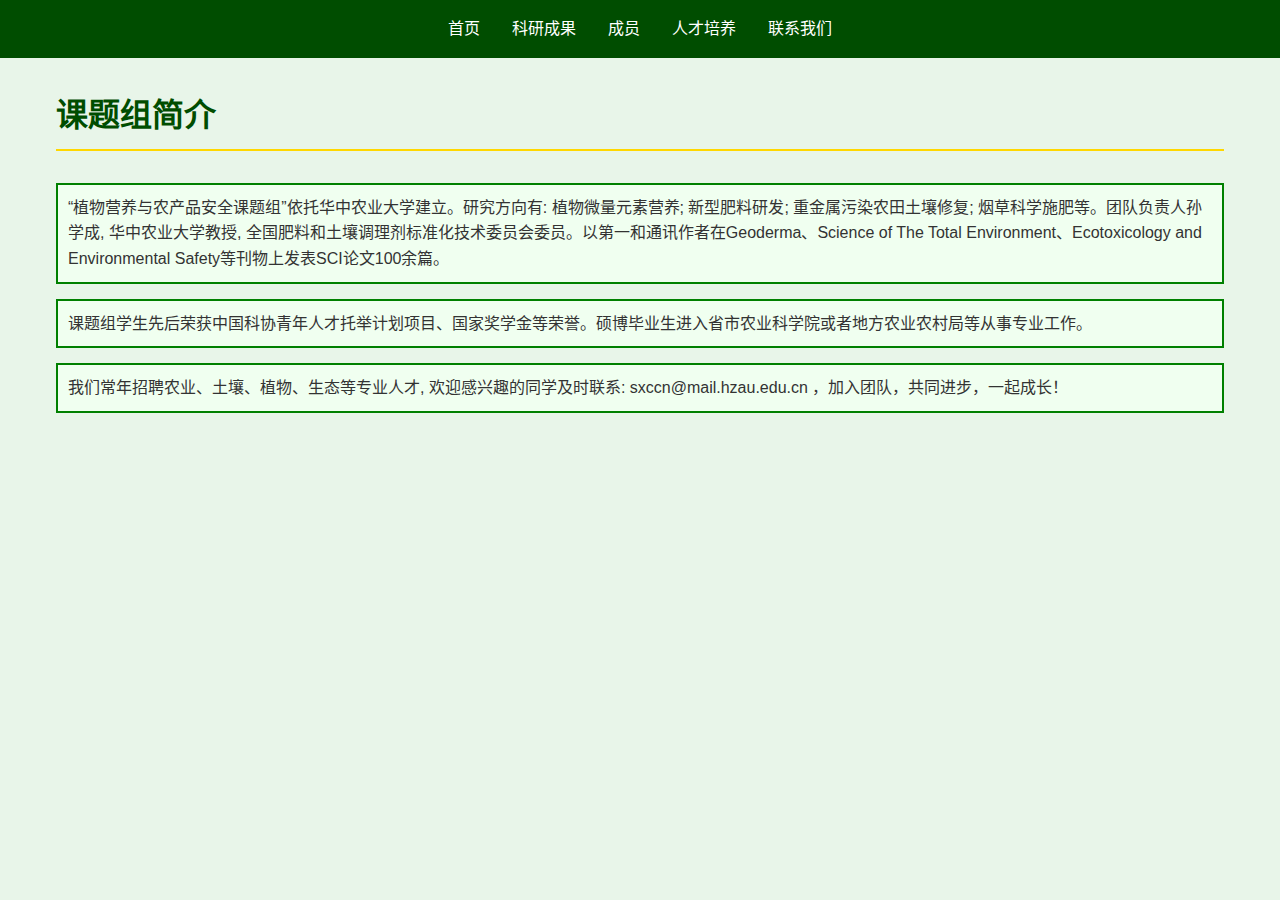
<file: index.html>
<!DOCTYPE html>
<html lang="zh-CN">
<head>
  <meta charset="UTF-8">
  <meta name="viewport" content="width=device-width, initial-scale=1.0">
  <title>植物营养与农产品安全课题组 - 华中农业大学</title>
  <link rel="stylesheet" href="styles.css">
</head>
<body>
  <nav class="navbar">
    <ul class="nav-list">
      <li><a href="index.html" class="nav-link">首页</a></li>
      <li><a href="research.html" class="nav-link">科研成果</a></li>
      <li><a href="members.html" class="nav-link">成员</a></li>
      <li><a href="talent.html" class="nav-link">人才培养</a></li>
      <li><a href="contact.html" class="nav-link">联系我们</a></li>
    </ul>
  </nav>

  <div class="container">
    <h1 class="section-header">课题组简介</h1>
    <div class="content">
      <p style="border: 2px solid #008000; padding: 10px; background-color: #f0fff0; margin-bottom: 15px;">
        “植物营养与农产品安全课题组”依托华中农业大学建立。研究方向有: 植物微量元素营养; 新型肥料研发; 重金属污染农田土壤修复; 烟草科学施肥等。团队负责人孙学成, 华中农业大学教授, 全国肥料和土壤调理剂标准化技术委员会委员。以第一和通讯作者在Geoderma、Science of The Total Environment、Ecotoxicology and Environmental Safety等刊物上发表SCI论文100余篇。
      </p>

      <p style="border: 2px solid #008000; padding: 10px; background-color: #f0fff0; margin-bottom: 15px;">
        课题组学生先后荣获中国科协青年人才托举计划项目、国家奖学金等荣誉。硕博毕业生进入省市农业科学院或者地方农业农村局等从事专业工作。
      </p>

      <p style="border: 2px solid #008000; padding: 10px; background-color: #f0fff0; margin-bottom: 15px;">
        我们常年招聘农业、土壤、植物、生态等专业人才, 欢迎感兴趣的同学及时联系: sxccn@mail.hzau.edu.cn ，加入团队，共同进步，一起成长！
      </p>
    </div>
</div>
</div>
</div>
</body>
</html>
</file>
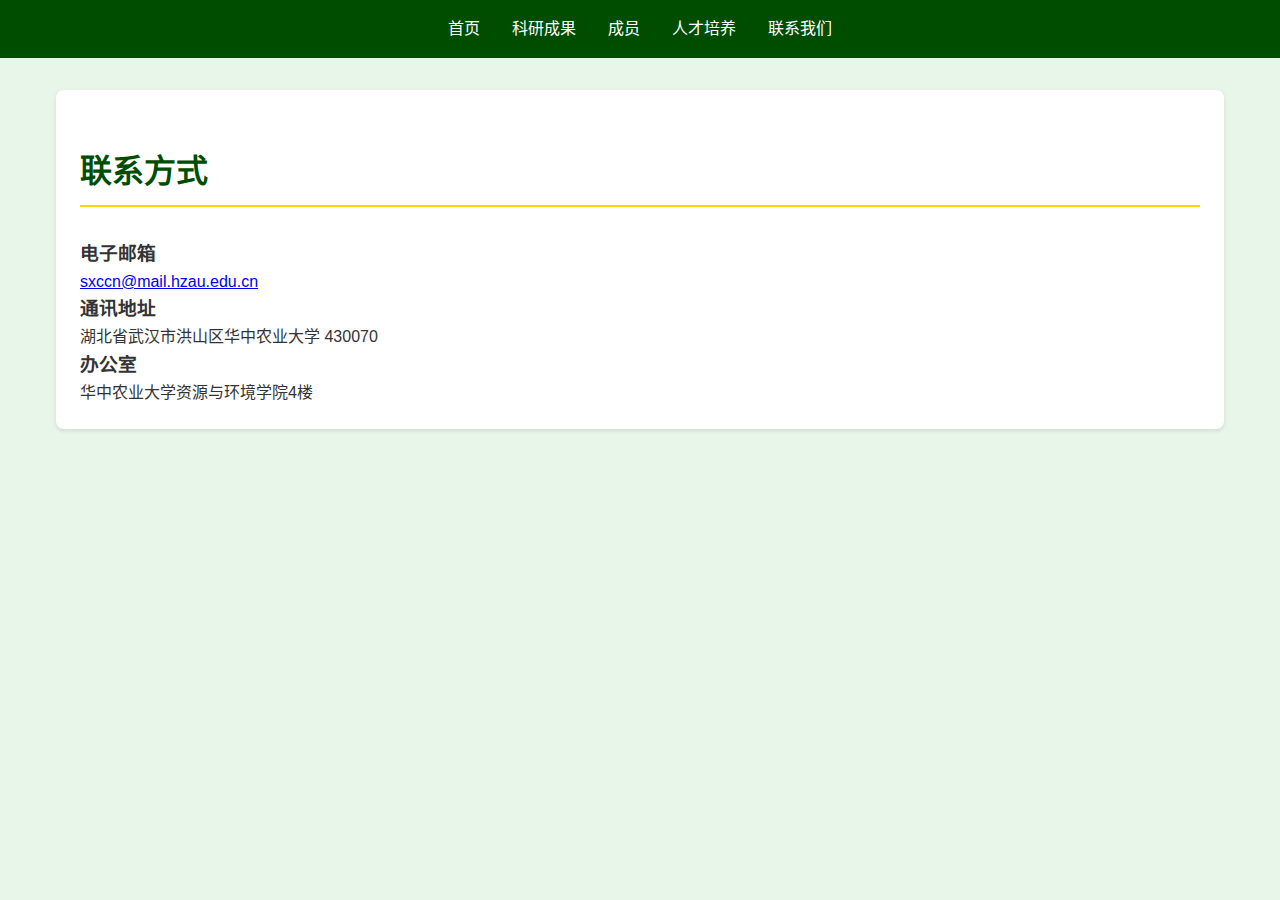
<file: contact.html>
<!DOCTYPE html>
<html lang="zh-CN">
<head>
  <meta charset="UTF-8">
  <title>联系我们 - 植物营养与农产品安全课题组</title>
  <link rel="stylesheet" href="styles.css">
</head>
<body>
  <nav class="navbar">
    <ul class="nav-list">
      <li><a href="index.html" class="nav-link">首页</a></li>
      <li><a href="research.html" class="nav-link">科研成果</a></li>
      <li><a href="members.html" class="nav-link">成员</a></li>
      <li><a href="talent.html" class="nav-link">人才培养</a></li>
      <li><a href="contact.html" class="nav-link">联系我们</a></li>
    </ul>
  </nav>

  <div class="container">
    <div class="member-card">
      <h1 class="section-header">联系方式</h1>
      <h3>电子邮箱</h3>
      <p><a href="mailto:sxccn@mail.hzau.edu.cn">sxccn@mail.hzau.edu.cn</a></p>
      
      <h3>通讯地址</h3>
      <p>湖北省武汉市洪山区华中农业大学 430070</p>
      
      <h3>办公室</h3>
      <p>华中农业大学资源与环境学院4楼</p>
      </div>
    </div>
  </div>
</body>
</html>
</file>
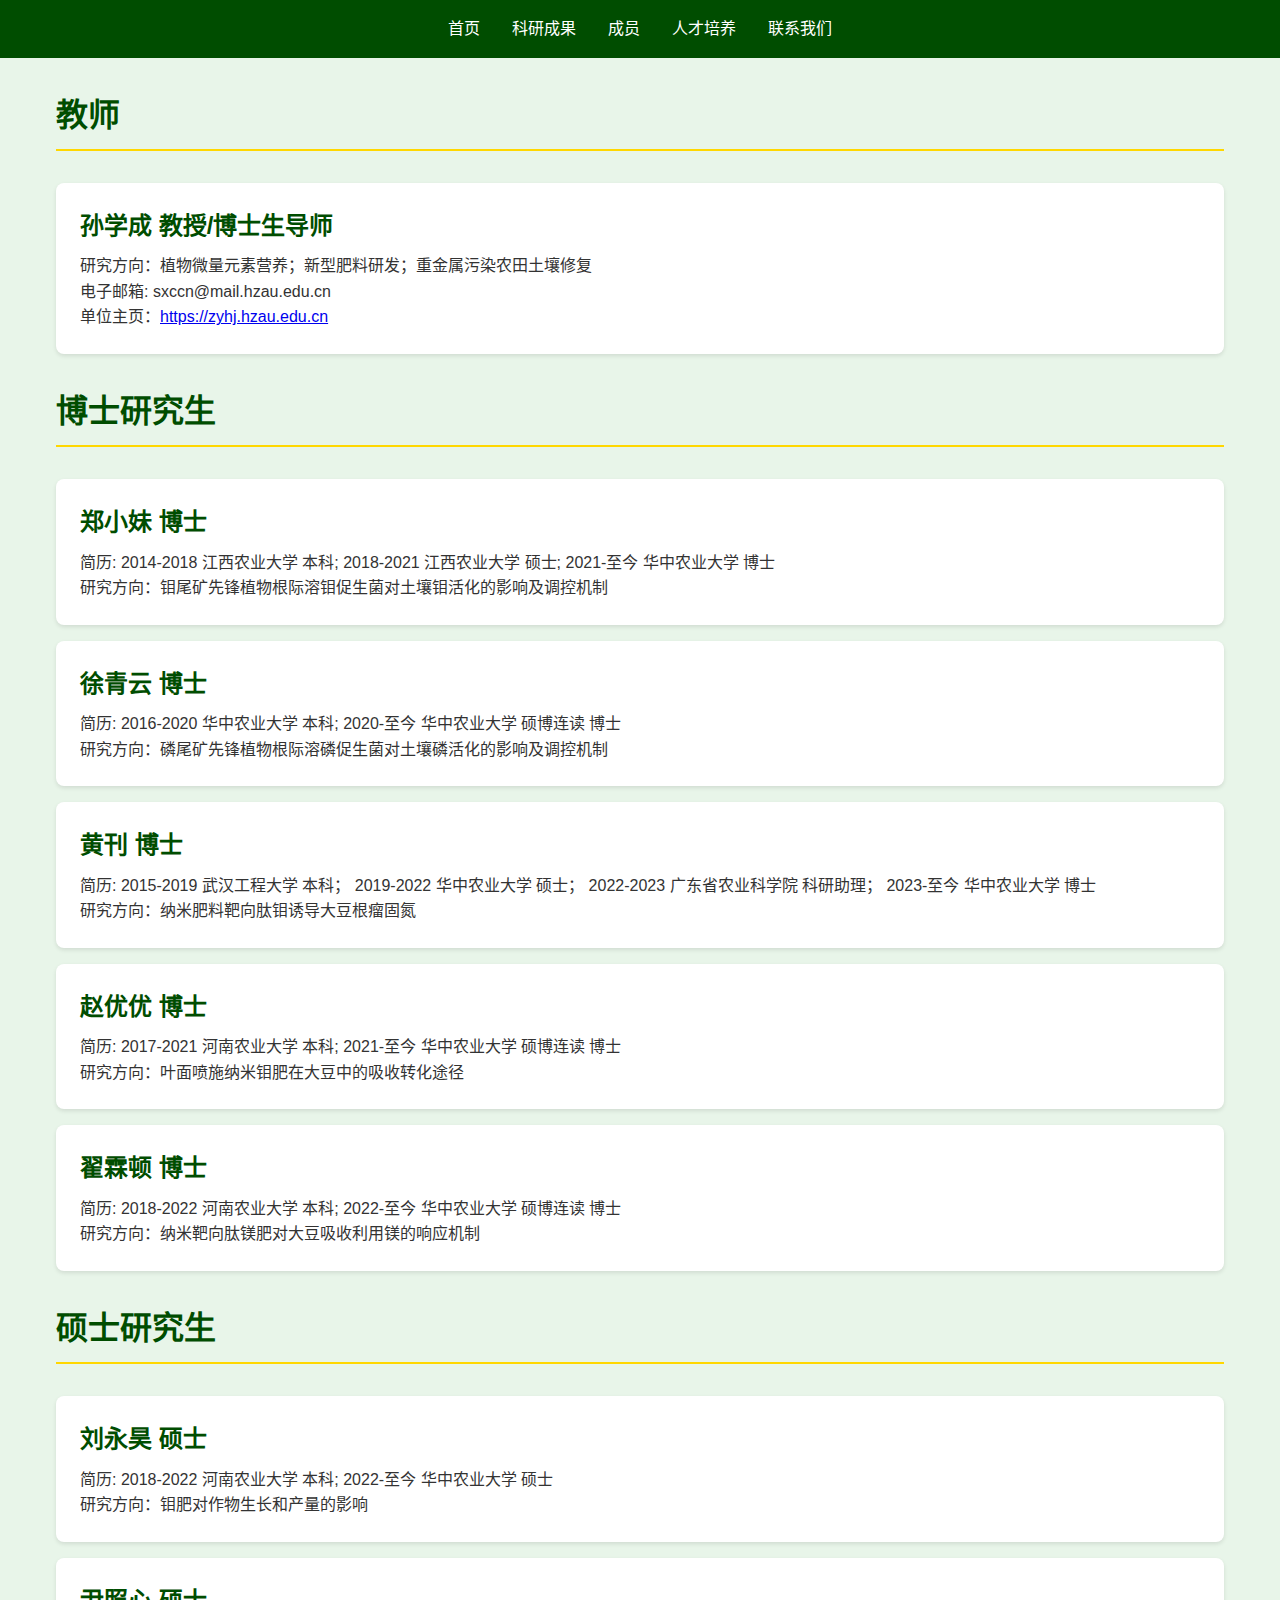
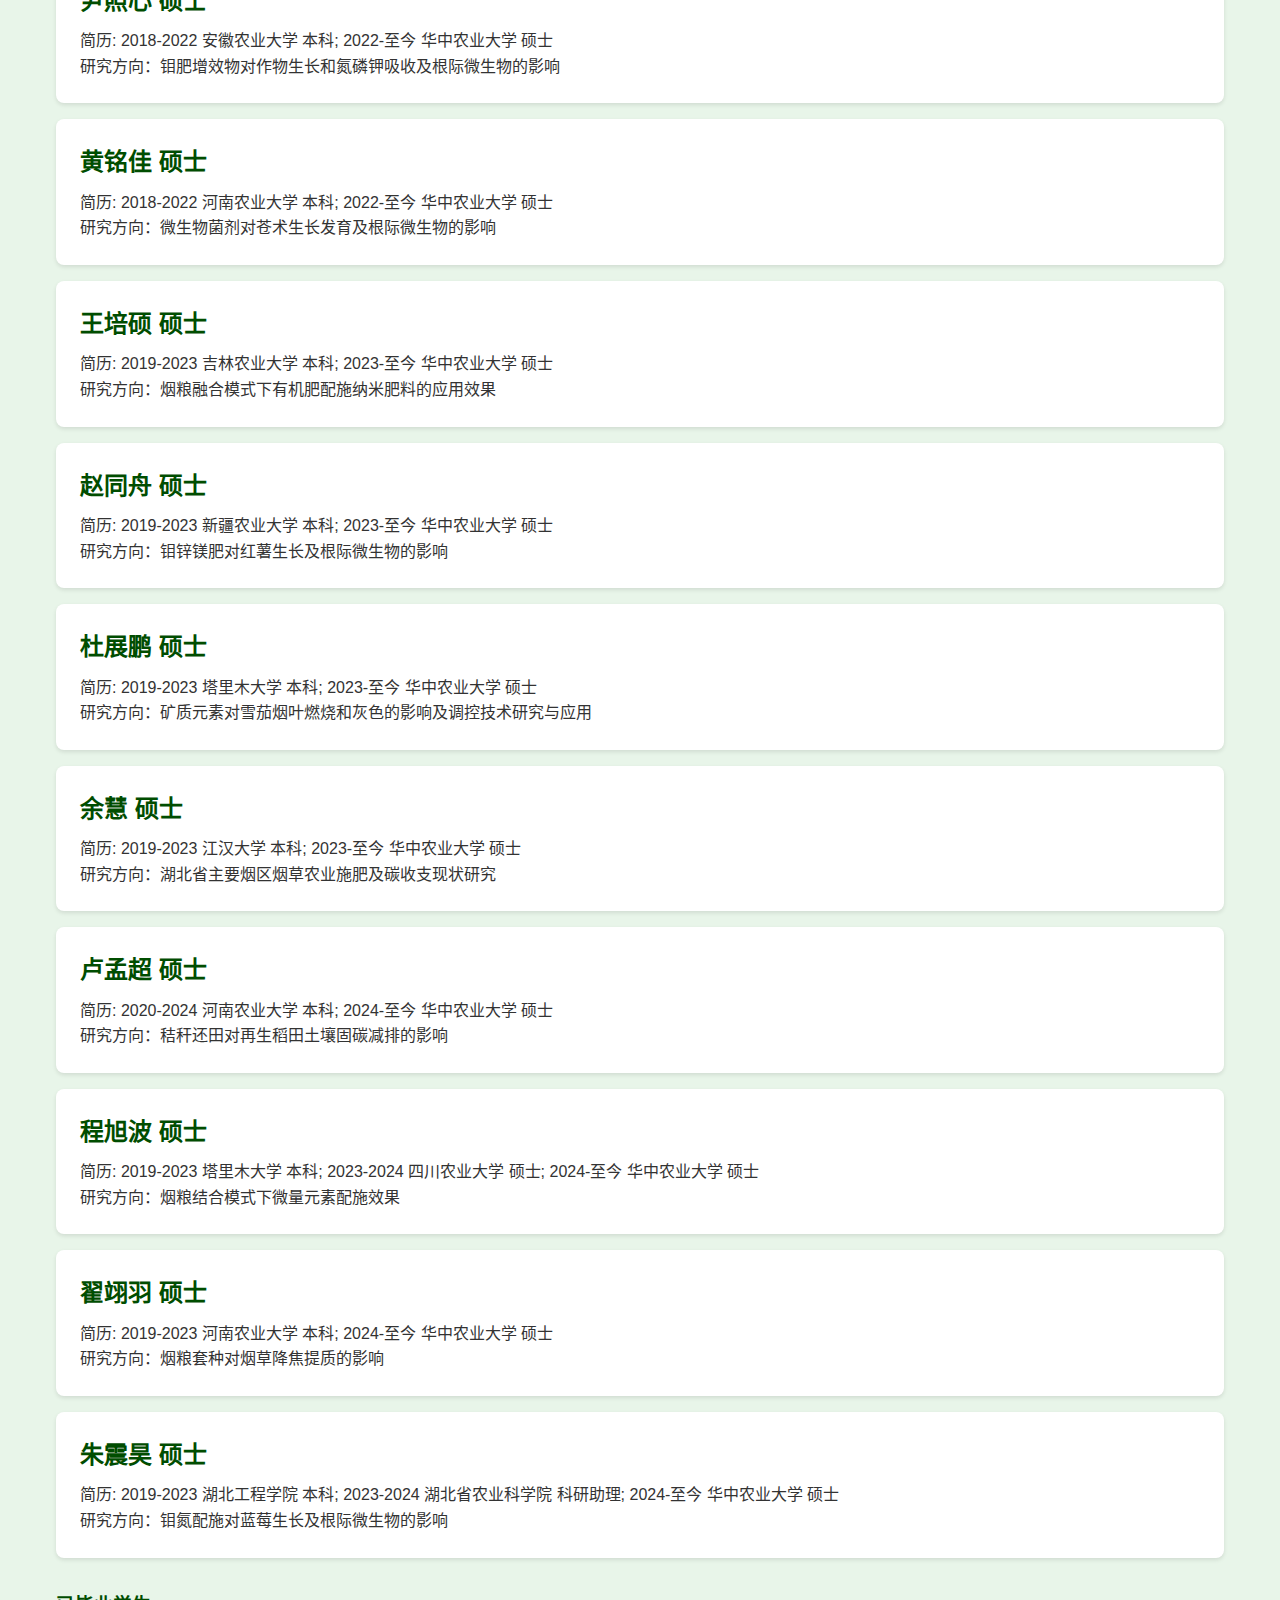
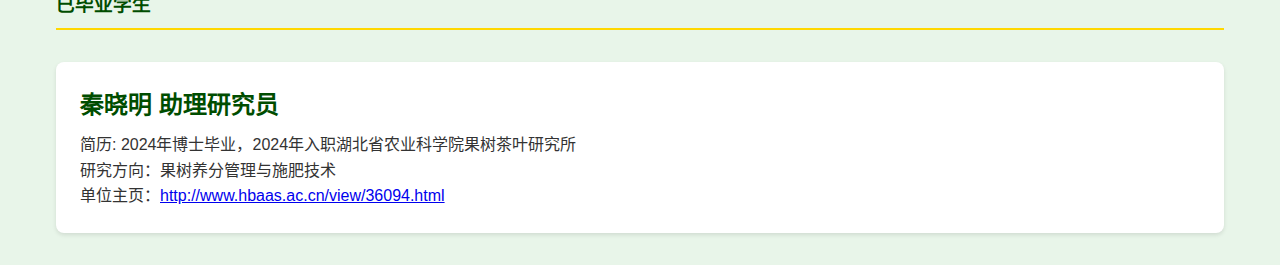
<file: members.html>
<!DOCTYPE html>
<html lang="zh-CN">
<head>
  <meta charset="UTF-8">
  <title>成员 - 植物营养与农产品安全课题组</title>
  <link rel="stylesheet" href="styles.css">
</head>
<body>
  <nav class="navbar">
    <ul class="nav-list">
      <li><a href="index.html" class="nav-link">首页</a></li>
      <li><a href="research.html" class="nav-link">科研成果</a></li>
      <li><a href="members.html" class="nav-link">成员</a></li>
      <li><a href="talent.html" class="nav-link">人才培养</a></li>
      <li><a href="contact.html" class="nav-link">联系我们</a></li>
    </ul>
  </nav>

  <div class="container">
    <h1 class="section-header">教师</h1>
    <div class="member-card">
      <h2 class="member-title">孙学成 教授/博士生导师</h2>
      <p>研究方向：植物微量元素营养；新型肥料研发；重金属污染农田土壤修复</p>
      <p>电子邮箱: sxccn@mail.hzau.edu.cn</p>
      <p>单位主页：<a href="https://zyhj.hzau.edu.cn/info/1183/7566.htm" target="_blank">https://zyhj.hzau.edu.cn</a></p>
    </div>

    <h1 class="section-header">博士研究生</h1>
    <div class="member-card">
      <h2 class="member-title">郑小妹 博士</h2>
      <p>简历: 2014-2018 江西农业大学 本科; 2018-2021 江西农业大学 硕士; 2021-至今 华中农业大学 博士</p>
      <p>研究方向：钼尾矿先锋植物根际溶钼促生菌对土壤钼活化的影响及调控机制</p>
    </div>
    <div class="member-card">
      <h2 class="member-title">徐青云 博士</h2>
      <p>简历: 2016-2020 华中农业大学 本科; 2020-至今 华中农业大学 硕博连读 博士</p>
      <p>研究方向：磷尾矿先锋植物根际溶磷促生菌对土壤磷活化的影响及调控机制</p>
    </div>
    <div class="member-card">
      <h2 class="member-title">黄刊 博士</h2>
      <p>简历: 2015-2019 武汉工程大学 本科； 2019-2022 华中农业大学 硕士； 2022-2023 广东省农业科学院 科研助理； 2023-至今 华中农业大学 博士</p>
      <p>研究方向：纳米肥料靶向肽钼诱导大豆根瘤固氮</p>
    </div>
    <div class="member-card">
      <h2 class="member-title">赵优优 博士</h2>
      <p>简历: 2017-2021 河南农业大学 本科; 2021-至今 华中农业大学 硕博连读 博士</p>
      <p>研究方向：叶面喷施纳米钼肥在大豆中的吸收转化途径</p>
    </div>
    <div class="member-card">
      <h2 class="member-title">翟霖顿 博士</h2>
      <p>简历: 2018-2022 河南农业大学 本科; 2022-至今 华中农业大学 硕博连读 博士</p>
      <p>研究方向：纳米靶向肽镁肥对大豆吸收利用镁的响应机制</p>
    </div>
   
    <h1 class="section-header">硕士研究生</h1>
    <div class="member-card">
      <h2 class="member-title">刘永昊 硕士</h2>
      <p>简历: 2018-2022 河南农业大学 本科; 2022-至今 华中农业大学 硕士</p>
      <p>研究方向：钼肥对作物生长和产量的影响</p>
    </div>
    <div class="member-card">
      <h2 class="member-title">尹照心 硕士</h2>
      <p>简历: 2018-2022 安徽农业大学 本科; 2022-至今 华中农业大学 硕士</p>
      <p>研究方向：钼肥增效物对作物生长和氮磷钾吸收及根际微生物的影响</p>
    </div>
    <div class="member-card">
      <h2 class="member-title">黄铭佳 硕士</h2>
      <p>简历: 2018-2022 河南农业大学 本科; 2022-至今 华中农业大学 硕士</p>
      <p>研究方向：微生物菌剂对苍术生长发育及根际微生物的影响</p>
    </div>
    <div class="member-card">
      <h2 class="member-title">王培硕 硕士</h2>
      <p>简历: 2019-2023 吉林农业大学 本科; 2023-至今 华中农业大学 硕士</p>
      <p>研究方向：烟粮融合模式下有机肥配施纳米肥料的应用效果</p>
    </div>
    <div class="member-card">
      <h2 class="member-title">赵同舟 硕士</h2>
      <p>简历: 2019-2023 新疆农业大学 本科; 2023-至今 华中农业大学 硕士</p>
      <p>研究方向：钼锌镁肥对红薯生长及根际微生物的影响</p>
    </div>
    <div class="member-card">
      <h2 class="member-title">杜展鹏 硕士</h2>
      <p>简历: 2019-2023 塔里木大学 本科; 2023-至今 华中农业大学 硕士</p>
      <p>研究方向：矿质元素对雪茄烟叶燃烧和灰色的影响及调控技术研究与应用</p>
    </div>
    <div class="member-card">
      <h2 class="member-title">余慧 硕士</h2>
      <p>简历: 2019-2023 江汉大学 本科; 2023-至今 华中农业大学 硕士</p>
      <p>研究方向：湖北省主要烟区烟草农业施肥及碳收支现状研究</p>
    </div>
    <div class="member-card">
      <h2 class="member-title">卢孟超 硕士</h2>
      <p>简历: 2020-2024 河南农业大学 本科; 2024-至今 华中农业大学 硕士</p>
      <p>研究方向：秸秆还田对再生稻田土壤固碳减排的影响</p>
    </div>
    <div class="member-card">
      <h2 class="member-title">程旭波 硕士</h2>
      <p>简历: 2019-2023 塔里木大学 本科; 2023-2024 四川农业大学 硕士; 2024-至今 华中农业大学 硕士</p>
      <p>研究方向：烟粮结合模式下微量元素配施效果</p>
    </div>
    <div class="member-card">
      <h2 class="member-title">翟翊羽 硕士</h2>
      <p>简历: 2019-2023 河南农业大学 本科; 2024-至今 华中农业大学 硕士</p>
      <p>研究方向：烟粮套种对烟草降焦提质的影响</p>
    </div>
    <div class="member-card">
      <h2 class="member-title">朱震昊 硕士</h2>
      <p>简历: 2019-2023 湖北工程学院 本科; 2023-2024 湖北省农业科学院 科研助理; 2024-至今 华中农业大学 硕士</p>
      <p>研究方向：钼氮配施对蓝莓生长及根际微生物的影响</p>
    </div>
    
       <h3 class="section-header">已毕业学生</h3>
    <div class="member-card">
      <h2 class="member-title">秦晓明 助理研究员</h2>
      <p>简历: 2024年博士毕业，2024年入职湖北省农业科学院果树茶叶研究所</p>
      <p>研究方向：果树养分管理与施肥技术</p>
      <p>单位主页：<a href="http://www.hbaas.ac.cn/view/36094.html" target="_blank">http://www.hbaas.ac.cn/view/36094.html</a></p>
    </div>
  </div>
</body>
</html>
</file>
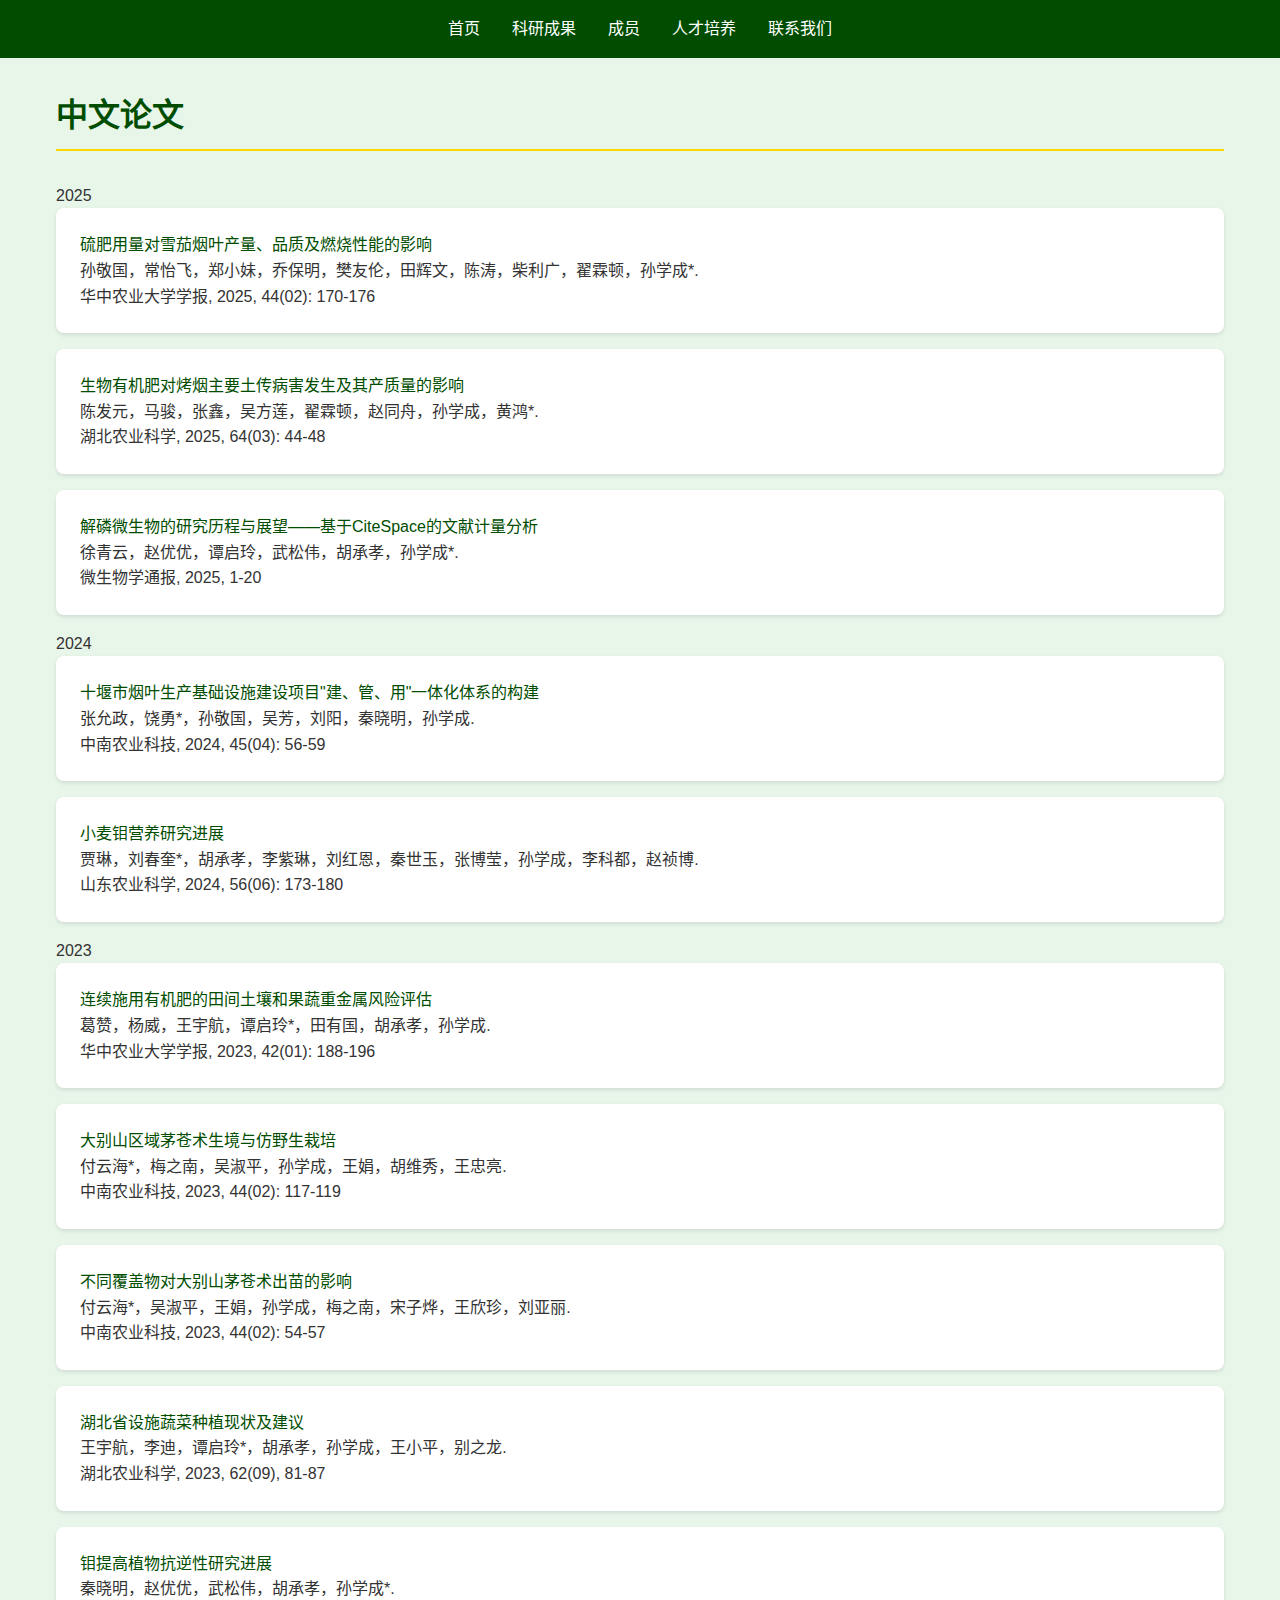
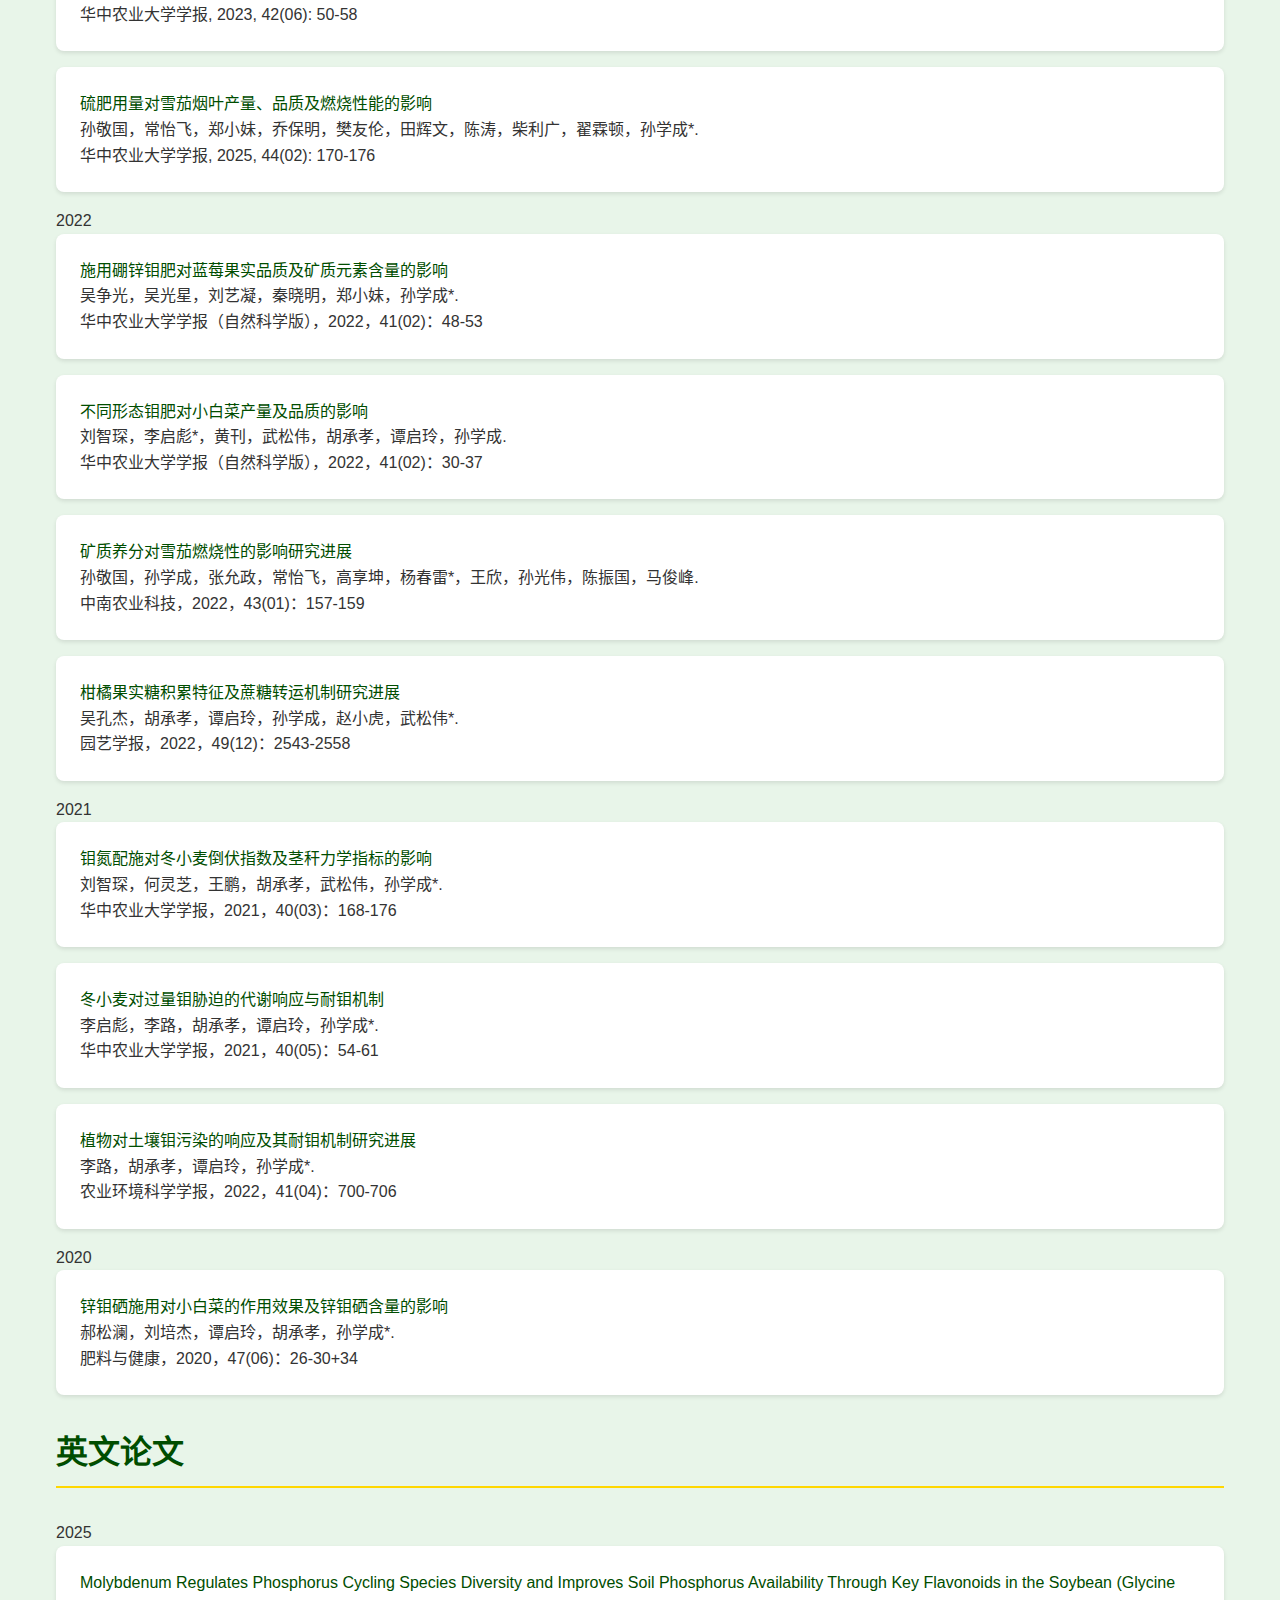
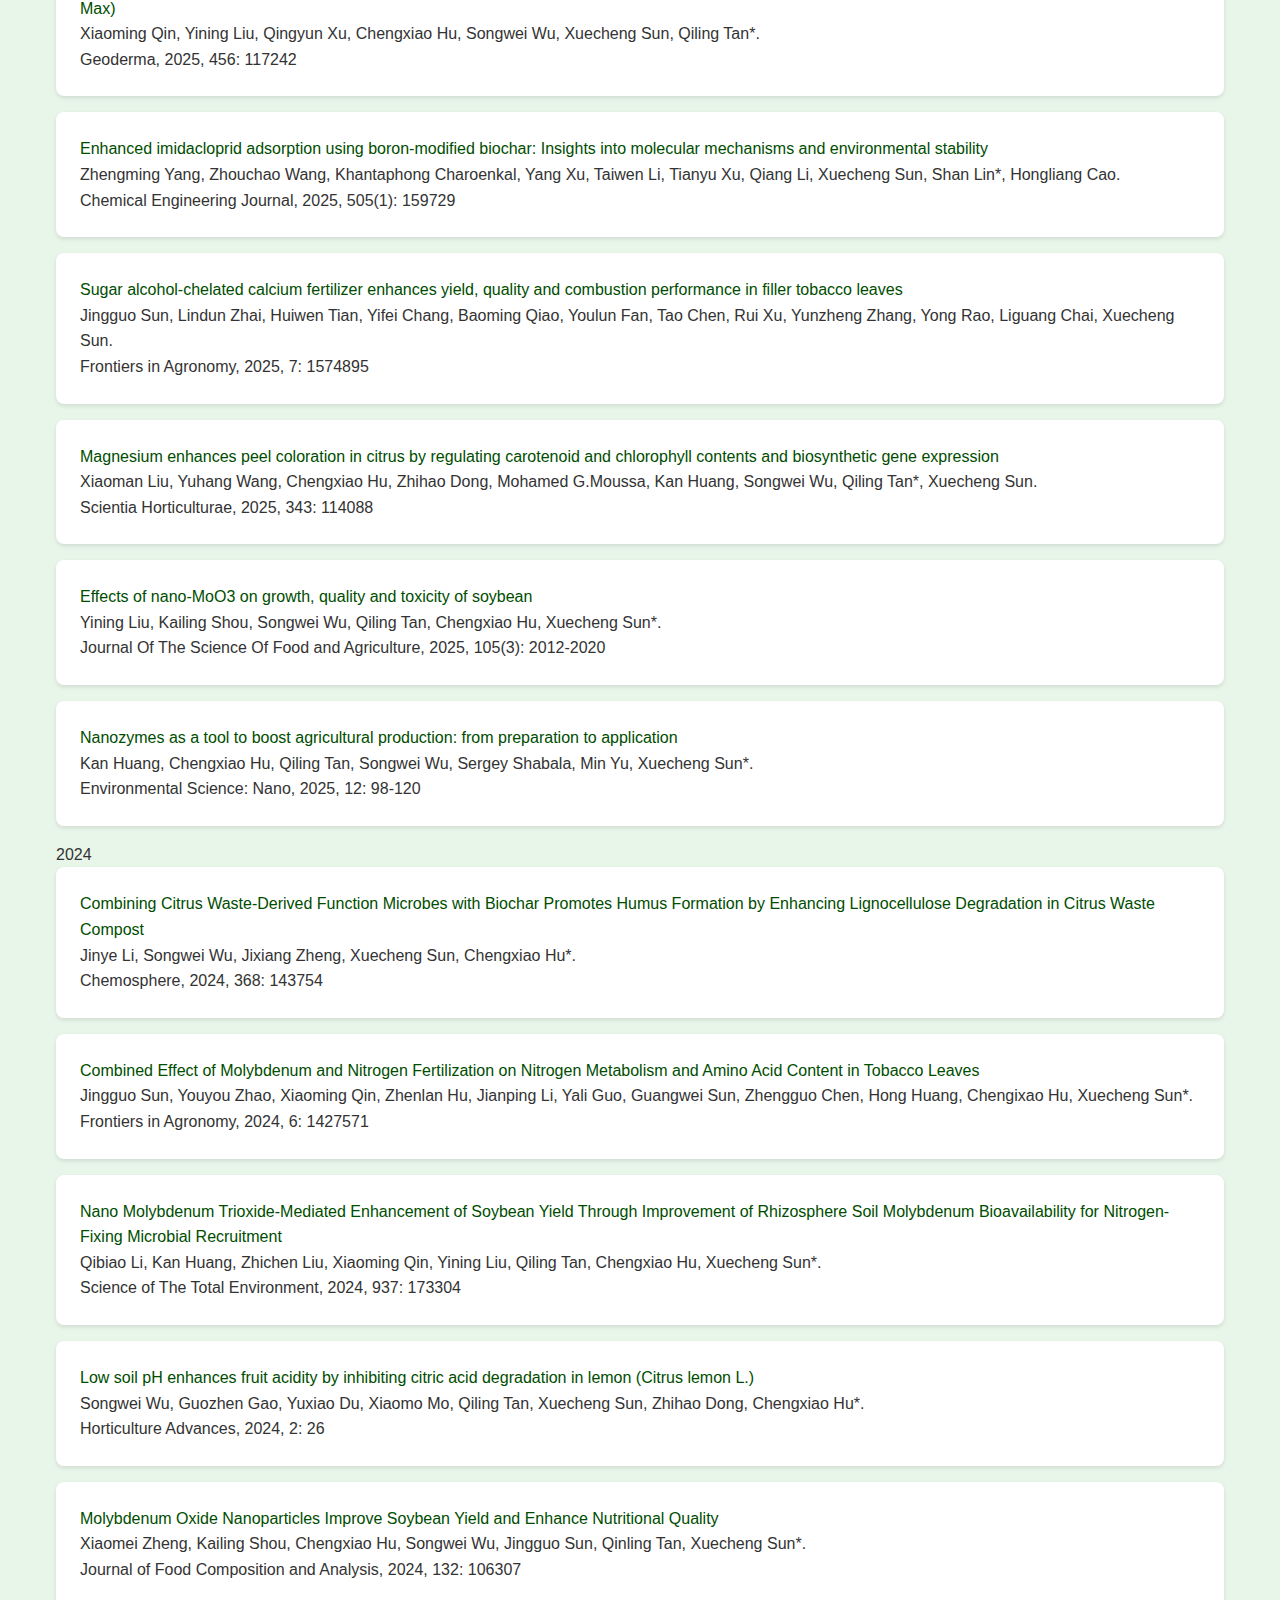
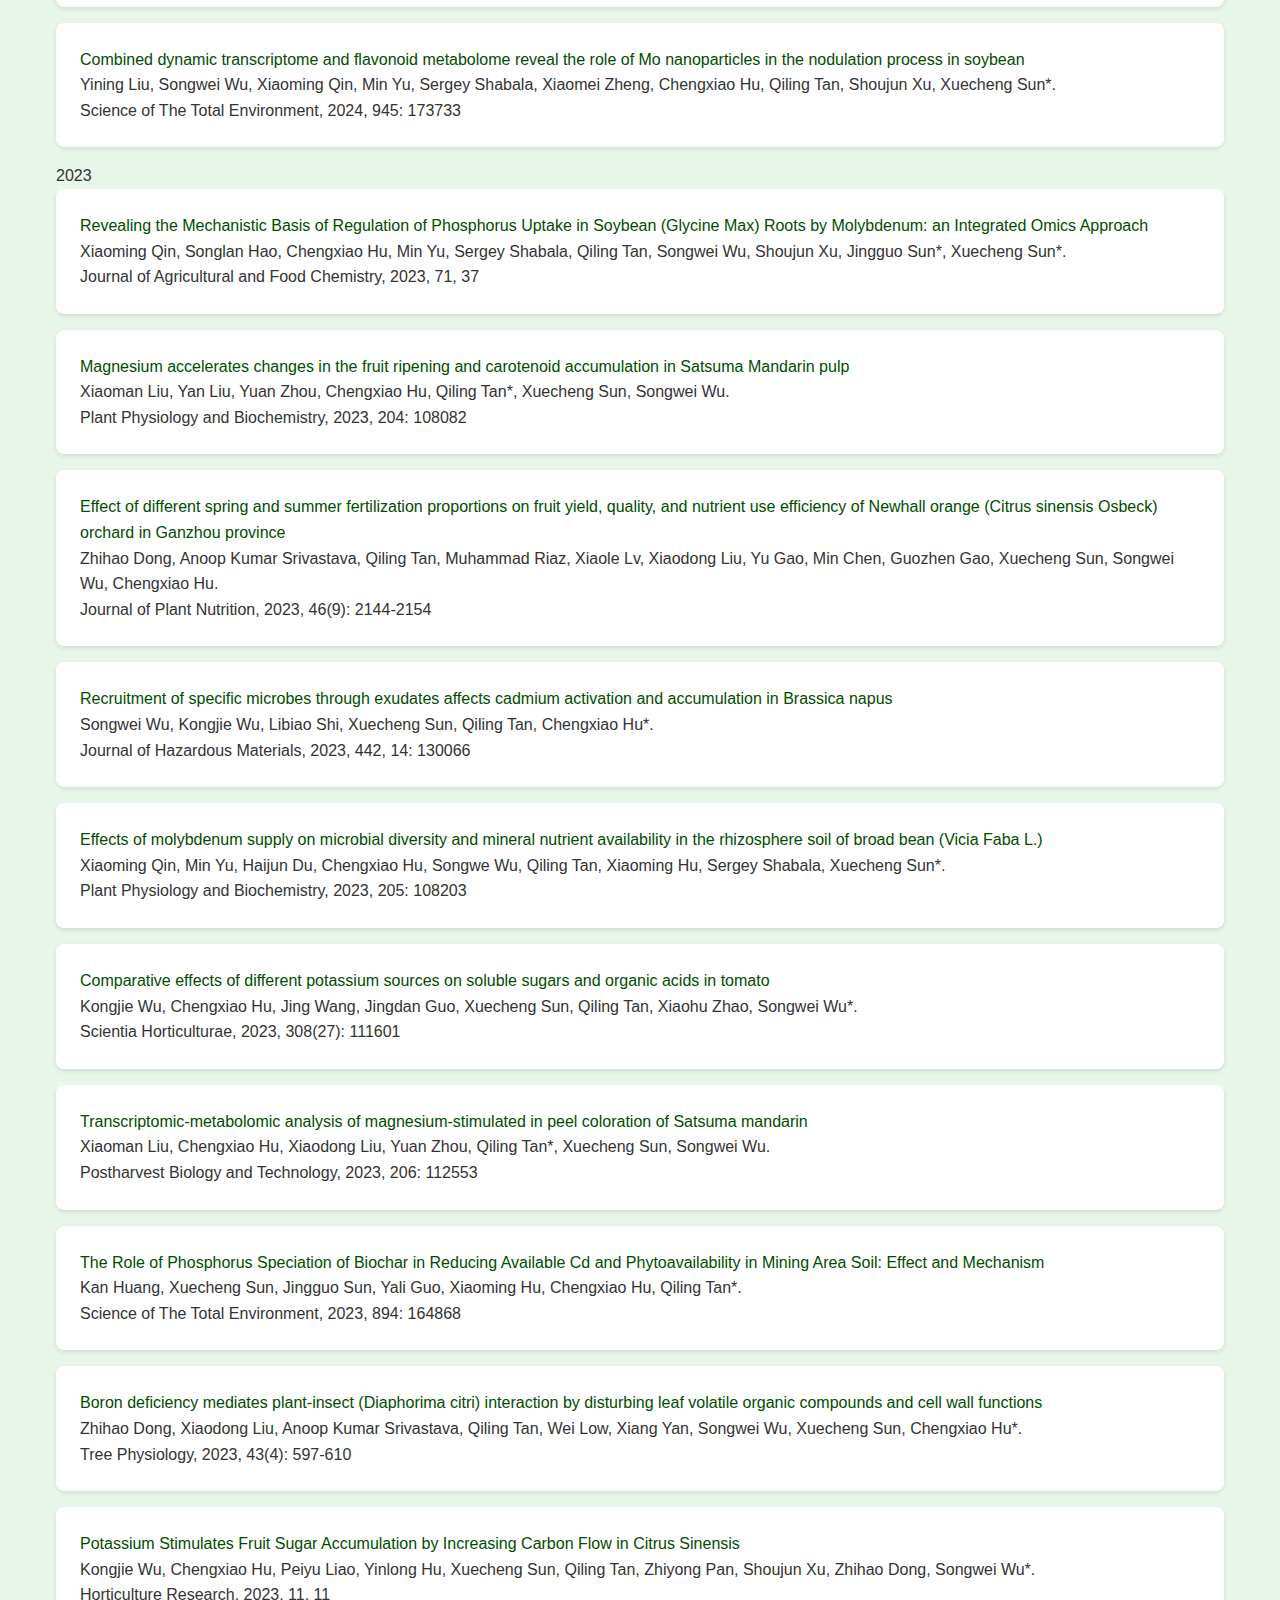
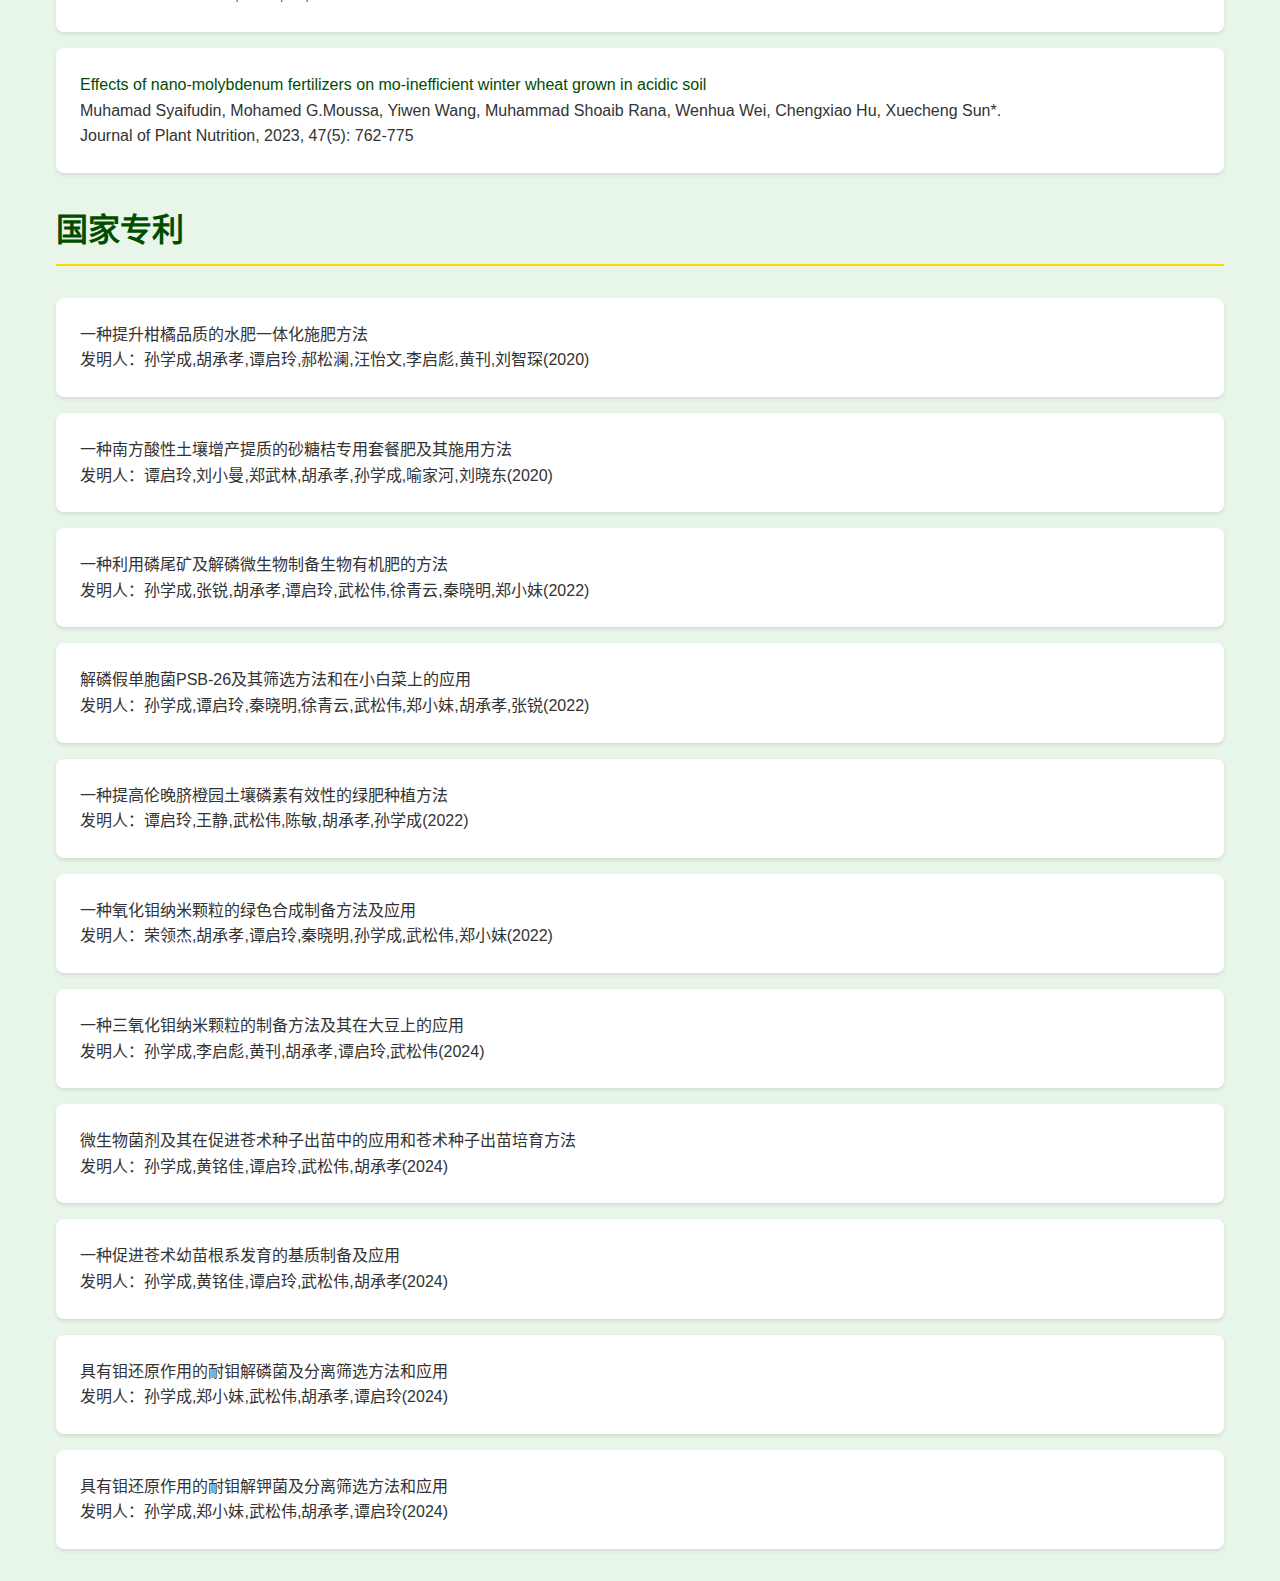
<file: research.html>
<!DOCTYPE html>
<html lang="zh-CN">
<head>
  <meta charset="UTF-8">
  <title>科研成果 - 植物营养与农产品安全课题组</title>
  <link rel="stylesheet" href="styles.css">
</head>
<body>
  <nav class="navbar">
    <ul class="nav-list">
      <li><a href="index.html" class="nav-link">首页</a></li>
      <li><a href="research.html" class="nav-link">科研成果</a></li>
      <li><a href="members.html" class="nav-link">成员</a></li>
      <li><a href="talent.html" class="nav-link">人才培养</a></li>
      <li><a href="contact.html" class="nav-link">联系我们</a></li>
    </ul>
  </nav>

  <div class="container">
    <h1 class="section-header">中文论文</h1>
    <ul class="paper-list">
2025
      <li class="paper-item">
        <a href="http://hnxbl.cnjournals.net/hznydxzr/article/abstract/202502017" class="paper-link" target="_blank">
            硫肥用量对雪茄烟叶产量、品质及燃烧性能的影响
        </a>
        <p>孙敬国，常怡飞，郑小妹，乔保明，樊友伦，田辉文，陈涛，柴利广，翟霖顿，孙学成*.</p>
        <p>华中农业大学学报, 2025, 44(02): 170-176</p>
    </li>
    <li class="paper-item">
            <a href="http://www.hbnykx.cn/CN/abstract/abstract6460.shtml" class="paper-link" target="_blank">
                生物有机肥对烤烟主要土传病害发生及其产质量的影响
            </a>
            <p>陈发元，马骏，张鑫，吴方莲，翟霖顿，赵同舟，孙学成，黄鸿*.</p>
            <p>湖北农业科学, 2025, 64(03): 44-48</p>
        </li>
    <li class="paper-item">
            <a href="https://kns.cnki.net/kcms2/article/abstract?v=OxYMekxRkQCa_Iu9mvlYocFrA5OAQ5m4Y4g_btRkFisD1g-0b34V20Bl19lsMzN_EzLfa5JlrD7n4PlIabQPr7ahXM-h4-4vwCfr1bcuixU1kZ9m0MoIcKExU23s-u0aIVcAWReMYoQVwOPTHMzOhZ9iXYA0_fJVigVo5u-ZYHIIvfwG4vrNwQ==&uniplatform=NZKPT&language=CHS" class="paper-link" target="_blank">
                解磷微生物的研究历程与展望——基于CiteSpace的文献计量分析
            </a>
            <p>徐青云，赵优优，谭启玲，武松伟，胡承孝，孙学成*.</p>
            <p>微生物学通报, 2025, 1-20</p>
        </li>
2024
    <li class="paper-item">
            <a href="http://www.znnykj.cn/CN/Y2024/V45/I4/56" class="paper-link" target="_blank">
                十堰市烟叶生产基础设施建设项目"建、管、用"一体化体系的构建
            </a>
            <p>张允政，饶勇*，孙敬国，吴芳，刘阳，秦晓明，孙学成.</p>
            <p>中南农业科技, 2024, 45(04): 56-59</p>
        </li>
    <li class="paper-item">
            <a href="https://d.wanfangdata.com.cn/periodical/Ch9QZXJpb2RpY2FsQ0hJTmV3UzIwMjUwMTE2MTYzNjE0EhJzaGFuZG55a3gyMDI0MDYwMjMaCDNtM2h1dThs" class="paper-link" target="_blank">
                小麦钼营养研究进展
            </a>
            <p>贾琳，刘春奎*，胡承孝，李紫琳，刘红恩，秦世玉，张博莹，孙学成，李科都，赵祯博.</p>
            <p>山东农业科学, 2024, 56(06): 173-180</p>
        </li>
2023
    <li class="paper-item">
            <a href="https://d.wanfangdata.com.cn/periodical/hznydx202301024" class="paper-link" target="_blank">
                连续施用有机肥的田间土壤和果蔬重金属风险评估
            </a>
            <p>葛赞，杨威，王宇航，谭启玲*，田有国，胡承孝，孙学成.</p>
            <p>华中农业大学学报, 2023, 42(01): 188-196</p>
        </li>
    <li class="paper-item">
            <a href="http://www.znnykj.cn/CN/Y2023/V44/I2/117" class="paper-link" target="_blank">
                大别山区域茅苍术生境与仿野生栽培
            </a>
            <p>付云海*，梅之南，吴淑平，孙学成，王娟，胡维秀，王忠亮.</p>
            <p>中南农业科技, 2023, 44(02): 117-119</p>
        </li>
    <li class="paper-item">
            <a href="http://www.znnykj.cn/CN/Y2023/V44/I2/54" class="paper-link" target="_blank">
                不同覆盖物对大别山茅苍术出苗的影响
            </a>
            <p>付云海*，吴淑平，王娟，孙学成，梅之南，宋子烨，王欣珍，刘亚丽.</p>
            <p>中南农业科技, 2023, 44(02): 54-57</p>
        </li>
    <li class="paper-item">
            <a href="http://www.hbnykx.cn/CN/10.14088/j.cnki.issn0439-8114.2023.09.015" class="paper-link" target="_blank">
                湖北省设施蔬菜种植现状及建议
            </a>
            <p>王宇航，李迪，谭启玲*，胡承孝，孙学成，王小平，别之龙.</p>
            <p>湖北农业科学, 2023, 62(09), 81-87</p>
        </li>
    <li class="paper-item">
            <a href="https://d.wanfangdata.com.cn/periodical/Ch9QZXJpb2RpY2FsQ0hJTmV3UzIwMjQxMTA1MTcxMzA0Eg9oem55ZHgyMDIzMDYwMDkaCGFzeW1qaWQ5" class="paper-link" target="_blank">
                钼提高植物抗逆性研究进展
            </a>
            <p>秦晓明，赵优优，武松伟，胡承孝，孙学成*.</p>
            <p>华中农业大学学报, 2023, 42(06): 50-58</p>
        </li>
    <li class="paper-item">
            <a href="http://hnxbl.cnjournals.net/hznydxzr/article/abstract/202502017" class="paper-link" target="_blank">
                硫肥用量对雪茄烟叶产量、品质及燃烧性能的影响
            </a>
            <p>孙敬国，常怡飞，郑小妹，乔保明，樊友伦，田辉文，陈涛，柴利广，翟霖顿，孙学成*.</p>
            <p>华中农业大学学报, 2025, 44(02): 170-176</p>
        </li>
2022
    <li class="paper-item">
            <a href="http://hnxbl.cnjournals.net/hznydxzr/article/abstract/20220206" class="paper-link" target="_blank">
                施用硼锌钼肥对蓝莓果实品质及矿质元素含量的影响
            </a>
            <p>吴争光，吴光星，刘艺凝，秦晓明，郑小妹，孙学成*.</p>
            <p>华中农业大学学报（自然科学版），2022，41(02)：48-53</p>
        </li>
    <li class="paper-item">
            <a href="http://hnxbw.cnjournals.net/hznydxzr/article/abstract/20220204" class="paper-link" target="_blank">
                不同形态钼肥对小白菜产量及品质的影响
            </a>
            <p>刘智琛，李启彪*，黄刊，武松伟，胡承孝，谭启玲，孙学成.</p>
            <p>华中农业大学学报（自然科学版），2022，41(02)：30-37</p>
        </li>
    <li class="paper-item">
            <a href="http://www.znnykj.cn/CN/Y2022/V43/I1/157" class="paper-link" target="_blank">
                矿质养分对雪茄燃烧性的影响研究进展
            </a>
            <p>孙敬国，孙学成，张允政，常怡飞，高享坤，杨春雷*，王欣，孙光伟，陈振国，马俊峰.</p>
            <p>中南农业科技，2022，43(01)：157-159</p>
        </li>
    <li class="paper-item">
            <a href="https://doi.org/10.16420/j.issn.0513-353x.2021-0662" class="paper-link" target="_blank">
                柑橘果实糖积累特征及蔗糖转运机制研究进展
            </a>
            <p>吴孔杰，胡承孝，谭启玲，孙学成，赵小虎，武松伟*.</p>
            <p>园艺学报，2022，49(12)：2543-2558</p>
        </li>
        
2021
    <li class="paper-item">
            <a href="http://hnxbl.cnjournals.net/hznydxzr/article/abstract/20210319" class="paper-link" target="_blank">
                钼氮配施对冬小麦倒伏指数及茎秆力学指标的影响
            </a>
            <p>刘智琛，何灵芝，王鹏，胡承孝，武松伟，孙学成*.</p>
            <p>华中农业大学学报，2021，40(03)：168-176</p>
        </li>
    <li class="paper-item">
            <a href="http://hnxbl.cnjournals.net/hznydxzr/article/abstract/20210508" class="paper-link" target="_blank">
                冬小麦对过量钼胁迫的代谢响应与耐钼机制
            </a>
            <p>李启彪，李路，胡承孝，谭启玲，孙学成*.</p>
            <p>华中农业大学学报，2021，40(05)：54-61</p>
        </li>
    <li class="paper-item">
            <a href="https://www.aes.org.cn/nyhjkxxb/ch/reader/view_abstract.aspx?file_no=20220402&flag=1" class="paper-link" target="_blank">
                植物对土壤钼污染的响应及其耐钼机制研究进展
            </a>
            <p>李路，胡承孝，谭启玲，孙学成*.</p>
            <p>农业环境科学学报，2022，41(04)：700-706</p>
        </li>
        
2020
    <li class="paper-item">
            <a href="https://d.wanfangdata.com.cn/periodical/flyjk202006006" class="paper-link" target="_blank">
                锌钼硒施用对小白菜的作用效果及锌钼硒含量的影响
            </a>
            <p>郝松澜，刘培杰，谭启玲，胡承孝，孙学成*.</p>
            <p>肥料与健康，2020，47(06)：26-30+34</p>
        </li>
    </ul>

    <h1 class="section-header">英文论文</h1>
    <ul class="paper-list">

2025
    <li class="paper-item">
            <a href="https://doi.org/10.1016/j.geoderma.2025.117242" class="paper-link" target="_blank">
                Molybdenum Regulates Phosphorus Cycling Species Diversity and Improves Soil Phosphorus Availability Through Key Flavonoids in the Soybean (Glycine Max)
            </a>
            <p>Xiaoming Qin, Yining Liu, Qingyun Xu, Chengxiao Hu, Songwei Wu, Xuecheng Sun, Qiling Tan*.</p>
            <p>Geoderma, 2025, 456: 117242</p>
        </li>
    <li class="paper-item">
            <a href="https://doi.org/10.1016/j.cej.2025.159729" class="paper-link" target="_blank">
                Enhanced imidacloprid adsorption using boron-modified biochar: Insights into molecular mechanisms and environmental stability
            </a>
            <p>Zhengming Yang, Zhouchao Wang, Khantaphong Charoenkal, Yang Xu, Taiwen Li, Tianyu Xu, Qiang Li, Xuecheng Sun, Shan Lin*, Hongliang Cao.</p>
            <p>Chemical Engineering Journal, 2025, 505(1): 159729</p>
        </li>
    <li class="paper-item">
            <a href="https://doi.org/10.3389/fagro.2025.1574895" class="paper-link" target="_blank">
                Sugar alcohol-chelated calcium fertilizer enhances yield, quality and combustion performance in filler tobacco leaves
            </a>
            <p>Jingguo Sun, Lindun Zhai, Huiwen Tian, Yifei Chang, Baoming Qiao, Youlun Fan, Tao Chen, Rui Xu, Yunzheng Zhang, Yong Rao, Liguang Chai, Xuecheng Sun.</p>
            <p>Frontiers in Agronomy, 2025, 7: 1574895</p>
        </li>
    <li class="paper-item">
            <a href="https://doi.org/10.1016/j.scienta.2025.114088" class="paper-link" target="_blank">
                Magnesium enhances peel coloration in citrus by regulating carotenoid and chlorophyll contents and biosynthetic gene expression
            </a>
            <p>Xiaoman Liu, Yuhang Wang, Chengxiao Hu, Zhihao Dong, Mohamed G.Moussa, Kan Huang, Songwei Wu, Qiling Tan*, Xuecheng Sun.</p>
            <p>Scientia Horticulturae, 2025, 343: 114088</p>
        </li>
    <li class="paper-item">
            <a href="https://doi.org/10.1002/jsfa.13977" class="paper-link" target="_blank">
                Effects of nano-MoO3 on growth, quality and toxicity of soybean
            </a>
            <p>Yining Liu, Kailing Shou, Songwei Wu, Qiling Tan, Chengxiao Hu, Xuecheng Sun*.</p>
            <p>Journal Of The Science Of Food and Agriculture, 2025, 105(3): 2012-2020</p>
        </li>
    <li class="paper-item">
            <a href="https://pubs.rsc.org/en/content/articlelanding/2025/en/d4en00780h" class="paper-link" target="_blank">
                Nanozymes as a tool to boost agricultural production: from preparation to application
            </a>
            <p>Kan Huang, Chengxiao Hu, Qiling Tan, Songwei Wu, Sergey Shabala, Min Yu, Xuecheng Sun*.</p>
            <p>Environmental Science: Nano, 2025, 12: 98-120</p>
        </li>        
2024
    <li class="paper-item">
            <a href="https://doi.org/10.1016/j.chemosphere.2024.143754" class="paper-link" target="_blank">
                Combining Citrus Waste-Derived Function Microbes with Biochar Promotes Humus Formation by Enhancing Lignocellulose Degradation in Citrus Waste Compost
            </a>
            <p>Jinye Li, Songwei Wu, Jixiang Zheng, Xuecheng Sun, Chengxiao Hu*.</p>
            <p>Chemosphere, 2024, 368: 143754</p>
        </li>
    <li class="paper-item">
            <a href="https://doi.org/10.3389/fagro.2024.1427571" class="paper-link" target="_blank">
                Combined Effect of Molybdenum and Nitrogen Fertilization on Nitrogen Metabolism and Amino Acid Content in Tobacco Leaves
            </a>
            <p>Jingguo Sun, Youyou Zhao, Xiaoming Qin, Zhenlan Hu, Jianping Li, Yali Guo, Guangwei Sun, Zhengguo Chen, Hong Huang, Chengixao Hu, Xuecheng Sun*.</p>
            <p>Frontiers in Agronomy, 2024, 6: 1427571</p>
        </li>
    <li class="paper-item">
            <a href="https://doi.org/10.1016/j.scitotenv.2024.173304" class="paper-link" target="_blank">
                Nano Molybdenum Trioxide-Mediated Enhancement of Soybean Yield Through Improvement of Rhizosphere Soil Molybdenum Bioavailability for Nitrogen-Fixing Microbial Recruitment
            </a>
            <p>Qibiao Li, Kan Huang, Zhichen Liu, Xiaoming Qin, Yining Liu, Qiling Tan, Chengxiao Hu, Xuecheng Sun*.</p>
            <p>Science of The Total Environment, 2024, 937: 173304</p>
        </li>
    <li class="paper-item">
            <a href="https://doi.org/10.1007/s44281-024-00044-5" class="paper-link" target="_blank">
                Low soil pH enhances fruit acidity by inhibiting citric acid degradation in lemon (Citrus lemon L.)
            </a>
            <p>Songwei Wu, Guozhen Gao, Yuxiao Du, Xiaomo Mo, Qiling Tan, Xuecheng Sun, Zhihao Dong, Chengxiao Hu*.</p>
            <p>Horticulture Advances, 2024, 2: 26</p>
        </li>
    <li class="paper-item">
            <a href="https://doi.org/10.1016/j.jfca.2024.106307" class="paper-link" target="_blank">
                Molybdenum Oxide Nanoparticles Improve Soybean Yield and Enhance Nutritional Quality
            </a>
            <p>Xiaomei Zheng, Kailing Shou, Chengxiao Hu, Songwei Wu, Jingguo Sun, Qinling Tan, Xuecheng Sun*.</p>
            <p>Journal of Food Composition and Analysis, 2024, 132: 106307</p>
        </li>
    <li class="paper-item">
            <a href="https://doi.org/10.1016/j.scitotenv.2024.173733" class="paper-link" target="_blank">
                Combined dynamic transcriptome and flavonoid metabolome reveal the role of Mo nanoparticles in the nodulation process in soybean
            </a>
            <p>Yining Liu, Songwei Wu, Xiaoming Qin, Min Yu, Sergey Shabala, Xiaomei Zheng, Chengxiao Hu, Qiling Tan, Shoujun Xu, Xuecheng Sun*.</p>
            <p>Science of The Total Environment, 2024, 945: 173733</p>
        </li>        
2023
    <li class="paper-item">
            <a href="https://pubs.acs.org/doi/10.1021/acs.jafc.3c04637" class="paper-link" target="_blank">
                Revealing the Mechanistic Basis of Regulation of Phosphorus Uptake in Soybean (Glycine Max) Roots by Molybdenum: an Integrated Omics Approach
            </a>
            <p>Xiaoming Qin, Songlan Hao, Chengxiao Hu, Min Yu, Sergey Shabala, Qiling Tan, Songwei Wu, Shoujun Xu, Jingguo Sun*, Xuecheng Sun*.</p>
            <p>Journal of Agricultural and Food Chemistry, 2023, 71, 37</p>
        </li>
    <li class="paper-item">
            <a href="https://doi.org/10.1016/j.plaphy.2023.108082" class="paper-link" target="_blank">
                Magnesium accelerates changes in the fruit ripening and carotenoid accumulation in Satsuma Mandarin pulp
            </a>
            <p>Xiaoman Liu, Yan Liu, Yuan Zhou, Chengxiao Hu, Qiling Tan*, Xuecheng Sun, Songwei Wu.</p>
            <p>Plant Physiology and Biochemistry, 2023, 204: 108082</p>
        </li>
    <li class="paper-item">
            <a href="https://doi.org/10.1080/01904167.2022.2155533" class="paper-link" target="_blank">
                Effect of different spring and summer fertilization proportions on fruit yield, quality, and nutrient use efficiency of Newhall orange (Citrus sinensis Osbeck) orchard in Ganzhou province
            </a>
            <p>Zhihao Dong, Anoop Kumar Srivastava, Qiling Tan, Muhammad Riaz, Xiaole Lv, Xiaodong Liu, Yu Gao, Min Chen, Guozhen Gao, Xuecheng Sun, Songwei Wu, Chengxiao Hu.</p>
            <p>Journal of Plant Nutrition, 2023, 46(9): 2144-2154</p>
        </li>
    <li class="paper-item">
            <a href="https://doi.org/10.1016/j.jhazmat.2022.130066" class="paper-link" target="_blank">
                Recruitment of specific microbes through exudates affects cadmium activation and accumulation in Brassica napus
            </a>
            <p>Songwei Wu, Kongjie Wu, Libiao Shi, Xuecheng Sun, Qiling Tan, Chengxiao Hu*.</p>
            <p>Journal of Hazardous Materials, 2023, 442, 14: 130066</p>
        </li>
    <li class="paper-item">
            <a href="https://doi.org/10.1016/j.plaphy.2023.108203" class="paper-link" target="_blank">
                Effects of molybdenum supply on microbial diversity and mineral nutrient availability in the rhizosphere soil of broad bean (Vicia Faba L.)
            </a>
            <p>Xiaoming Qin, Min Yu, Haijun Du, Chengxiao Hu, Songwe Wu, Qiling Tan, Xiaoming Hu, Sergey Shabala, Xuecheng Sun*.</p>
            <p>Plant Physiology and Biochemistry, 2023, 205: 108203</p>
        </li>
    <li class="paper-item">
            <a href="https://doi.org/10.1016/j.scienta.2022.111601" class="paper-link" target="_blank">
                Comparative effects of different potassium sources on soluble sugars and organic acids in tomato
            </a>
            <p>Kongjie Wu, Chengxiao Hu, Jing Wang, Jingdan Guo, Xuecheng Sun, Qiling Tan, Xiaohu Zhao, Songwei Wu*.</p>
            <p>Scientia Horticulturae, 2023, 308(27): 111601</p>
        </li>
    <li class="paper-item">
            <a href="https://doi.org/10.1016/j.postharvbio.2023.112553" class="paper-link" target="_blank">
                Transcriptomic-metabolomic analysis of magnesium-stimulated in peel coloration of Satsuma mandarin
            </a>
            <p>Xiaoman Liu, Chengxiao Hu, Xiaodong Liu, Yuan Zhou, Qiling Tan*, Xuecheng Sun, Songwei Wu.</p>
            <p>Postharvest Biology and Technology, 2023, 206: 112553</p>
        </li>
    <li class="paper-item">
            <a href="https://doi.org/10.1016/j.scitotenv.2023.164868" class="paper-link" target="_blank">
                The Role of Phosphorus Speciation of Biochar in Reducing Available Cd and Phytoavailability in Mining Area Soil: Effect and Mechanism
            </a>
            <p>Kan Huang, Xuecheng Sun, Jingguo Sun, Yali Guo, Xiaoming Hu, Chengxiao Hu, Qiling Tan*.</p>
            <p>Science of The Total Environment, 2023, 894: 164868</p>
        </li>
    <li class="paper-item">
            <a href="https://pubmed.ncbi.nlm.nih.gov/36611002/" class="paper-link" target="_blank">
                Boron deficiency mediates plant-insect (Diaphorima citri) interaction by disturbing leaf volatile organic compounds and cell wall functions
            </a>
            <p>Zhihao Dong, Xiaodong Liu, Anoop Kumar Srivastava, Qiling Tan, Wei Low, Xiang Yan, Songwei Wu, Xuecheng Sun, Chengxiao Hu*.</p>
            <p>Tree Physiology, 2023, 43(4): 597-610</p>
        </li>
    <li class="paper-item">
            <a href="https://doi.org/10.1101/2023.11.06.565758" class="paper-link" target="_blank">
                Potassium Stimulates Fruit Sugar Accumulation by Increasing Carbon Flow in Citrus Sinensis
            </a>
            <p>Kongjie Wu, Chengxiao Hu, Peiyu Liao, Yinlong Hu, Xuecheng Sun, Qiling Tan, Zhiyong Pan, Shoujun Xu, Zhihao Dong, Songwei Wu*.</p>
            <p>Horticulture Research, 2023, 11, 11</p>
        </li>
    <li class="paper-item">
            <a href="https://doi.org/10.1080/01904167.2023.2280146" class="paper-link" target="_blank">
                Effects of nano-molybdenum fertilizers on mo-inefficient winter wheat grown in acidic soil
            </a>
            <p>Muhamad Syaifudin, Mohamed G.Moussa, Yiwen Wang, Muhammad Shoaib Rana, Wenhua Wei, Chengxiao Hu, Xuecheng Sun*.</p>
            <p>Journal of Plant Nutrition, 2023, 47(5): 762-775</p>
        </li>
    </ul>

    <h1 class="section-header">国家专利</h1>
    <ul class="paper-list">
        <li class="paper-item">
            <p>一种提升柑橘品质的水肥一体化施肥方法</p>
            <p>发明人：孙学成,胡承孝,谭启玲,郝松澜,汪怡文,李启彪,黄刊,刘智琛(2020)</p>
    </li>
    <li class="paper-item">
            <p>一种南方酸性土壤增产提质的砂糖桔专用套餐肥及其施用方法</p>
            <p>发明人：谭启玲,刘小曼,郑武林,胡承孝,孙学成,喻家河,刘晓东(2020)</p>
    </li>
    <li class="paper-item">
            <p>一种利用磷尾矿及解磷微生物制备生物有机肥的方法</p>
            <p>发明人：孙学成,张锐,胡承孝,谭启玲,武松伟,徐青云,秦晓明,郑小妹(2022)</p>
    </li>
    <li class="paper-item">
            <p>解磷假单胞菌PSB-26及其筛选方法和在小白菜上的应用</p>
            <p>发明人：孙学成,谭启玲,秦晓明,徐青云,武松伟,郑小妹,胡承孝,张锐(2022)</p>
    </li>
    <li class="paper-item">
            <p>一种提高伦晚脐橙园土壤磷素有效性的绿肥种植方法</p>
            <p>发明人：谭启玲,王静,武松伟,陈敏,胡承孝,孙学成(2022)</p>
    </li>
    <li class="paper-item">
            <p>一种氧化钼纳米颗粒的绿色合成制备方法及应用</p>
            <p>发明人：荣领杰,胡承孝,谭启玲,秦晓明,孙学成,武松伟,郑小妹(2022)</p>
    </li>
    <li class="paper-item">
            <p>一种三氧化钼纳米颗粒的制备方法及其在大豆上的应用</p>
            <p>发明人：孙学成,李启彪,黄刊,胡承孝,谭启玲,武松伟(2024)</p>
    </li>
    <li class="paper-item">
            <p>微生物菌剂及其在促进苍术种子出苗中的应用和苍术种子出苗培育方法</p>
            <p>发明人：孙学成,黄铭佳,谭启玲,武松伟,胡承孝(2024)</p>
    </li>
    <li class="paper-item">
            <p>一种促进苍术幼苗根系发育的基质制备及应用</p>
            <p>发明人：孙学成,黄铭佳,谭启玲,武松伟,胡承孝(2024)</p>
    </li>
    <li class="paper-item">
            <p>具有钼还原作用的耐钼解磷菌及分离筛选方法和应用</p>
            <p>发明人：孙学成,郑小妹,武松伟,胡承孝,谭启玲(2024)</p>
    </li>
    <li class="paper-item">
            <p>具有钼还原作用的耐钼解钾菌及分离筛选方法和应用</p>
            <p>发明人：孙学成,郑小妹,武松伟,胡承孝,谭启玲(2024)</p>
    </li>
    </ul>
  </div>
</body>
</html>
</file>
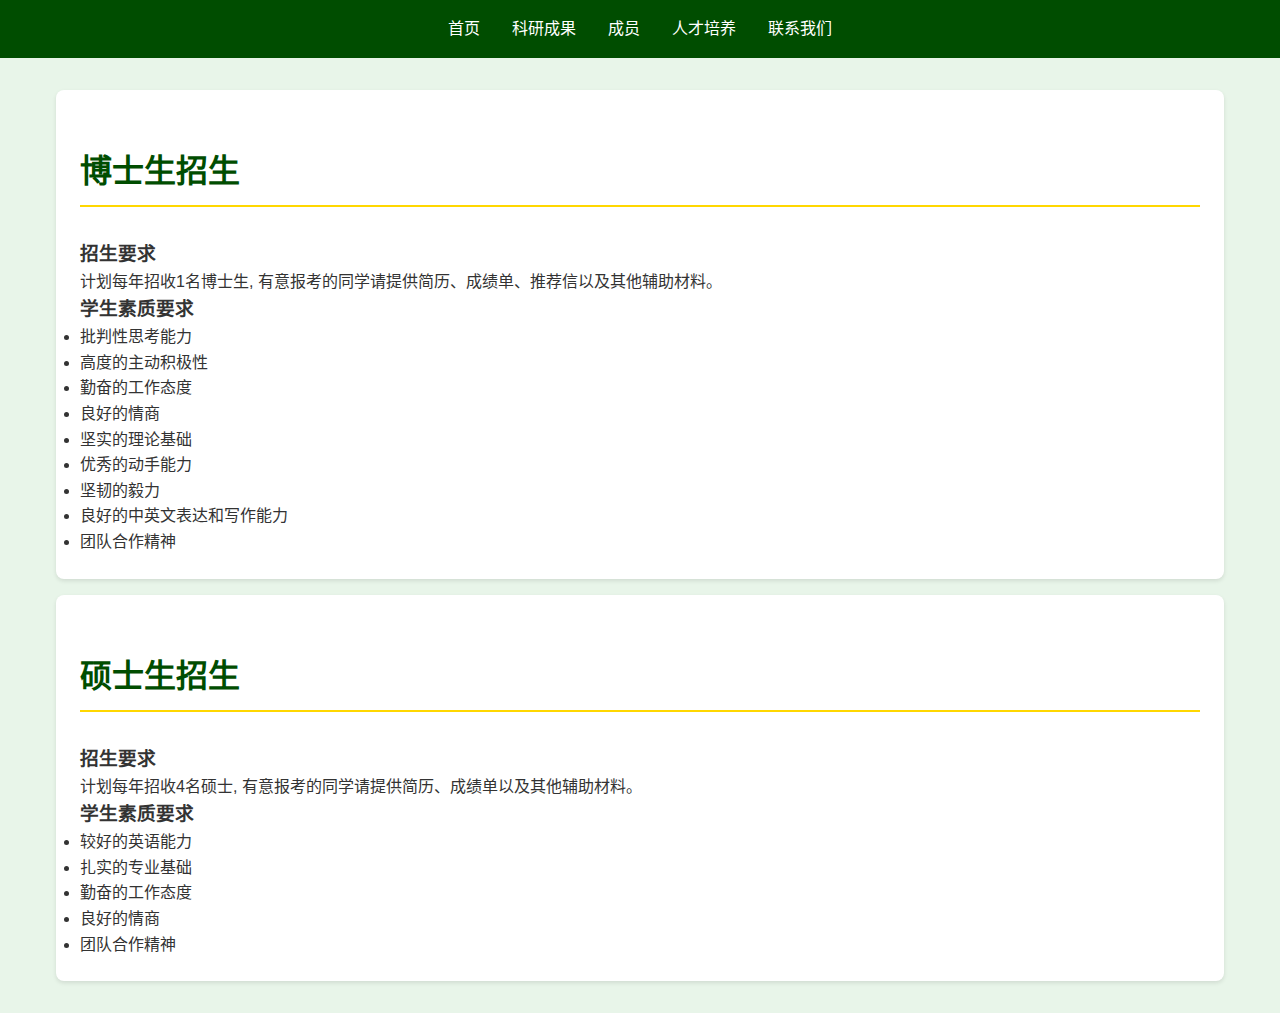
<file: talent.html>
<!DOCTYPE html>
<html lang="zh-CN">
<head>
  <meta charset="UTF-8">
  <title>人才培养 - 植物营养与农产品安全课题组</title>
  <link rel="stylesheet" href="styles.css">
</head>
<body>
  <nav class="navbar">
    <ul class="nav-list">
      <li><a href="index.html" class="nav-link">首页</a></li>
      <li><a href="research.html" class="nav-link">科研成果</a></li>
      <li><a href="members.html" class="nav-link">成员</a></li>
      <li><a href="talent.html" class="nav-link">人才培养</a></li>
      <li><a href="contact.html" class="nav-link">联系我们</a></li>
    </ul>
  </nav>

  <div class="container">
    <div class="member-card">
      <h1 class="section-header">博士生招生</h1>
      <h3>招生要求</h3>
      <p>计划每年招收1名博士生, 有意报考的同学请提供简历、成绩单、推荐信以及其他辅助材料。</p>
      <h3>学生素质要求</h3>
      <ul>
        <li>批判性思考能力</li>
        <li>高度的主动积极性</li>
        <li>勤奋的工作态度</li>
        <li>良好的情商</li>
        <li>坚实的理论基础</li>
        <li>优秀的动手能力</li>
        <li>坚韧的毅力</li>
        <li>良好的中英文表达和写作能力</li>
        <li>团队合作精神</li>
      </ul>
    </div>

    <div class="member-card">
      <h1 class="section-header">硕士生招生</h1>
      <h3>招生要求</h3>
      <p>计划每年招收4名硕士, 有意报考的同学请提供简历、成绩单以及其他辅助材料。</p>
      <h3>学生素质要求</h3>
      <ul>
        <li>较好的英语能力</li>
        <li>扎实的专业基础</li>
        <li>勤奋的工作态度</li>
        <li>良好的情商</li>
        <li>团队合作精神</li>
      </ul>
    </div>
  </div>
</body>
</html>
</file>
<file: styles.css>
/* 华中农业大学绿色主题样式 */
:root {
  --primary-green: #004d00;
  --secondary-green: #e8f5e9;
  --accent-gold: #ffd700;
}

* {
  box-sizing: border-box;
  margin: 0;
  padding: 0;
}

body {
  font-family: 'Segoe UI', 'Microsoft YaHei', sans-serif;
  line-height: 1.6;
  color: #333;
  background-color: var(--secondary-green);
}

.navbar {
  background-color: var(--primary-green);
  padding: 1rem;
  position: sticky;
  top: 0;
  z-index: 1000;
}

.nav-list {
  display: flex;
  justify-content: center;
  list-style: none;
  gap: 2rem;
}

.nav-link {
  color: white;
  text-decoration: none;
  font-weight: 500;
  transition: color 0.3s;
}

.nav-link:hover {
  color: var(--accent-gold);
}

.container {
  max-width: 1200px;
  margin: 2rem auto;
  padding: 0 1rem;
}

.section-header {
  color: var(--primary-green);
  border-bottom: 2px solid var(--accent-gold);
  padding-bottom: 0.5rem;
  margin: 2rem 0;
}

.paper-list {
  list-style: none;
}

.paper-item {
  background: white;
  padding: 1.5rem;
  margin-bottom: 1rem;
  border-radius: 8px;
  box-shadow: 0 2px 4px rgba(0,0,0,0.1);
}

.paper-link {
  color: var(--primary-green);
  text-decoration: none;
}

.paper-link:hover {
  text-decoration: underline;
}

.member-card {
  background: white;
  padding: 1.5rem;
  margin-bottom: 1rem;
  border-radius: 8px;
  box-shadow: 0 2px 4px rgba(0,0,0,0.1);
}

.member-title {
  color: var(--primary-green);
  margin-bottom: 0.5rem;
}

@media (max-width: 768px) {
  .nav-list {
    flex-direction: column;
    text-align: center;
    gap: 1rem;
  }
  
  .container {
    padding: 0 0.5rem;
  }
}
</file>
